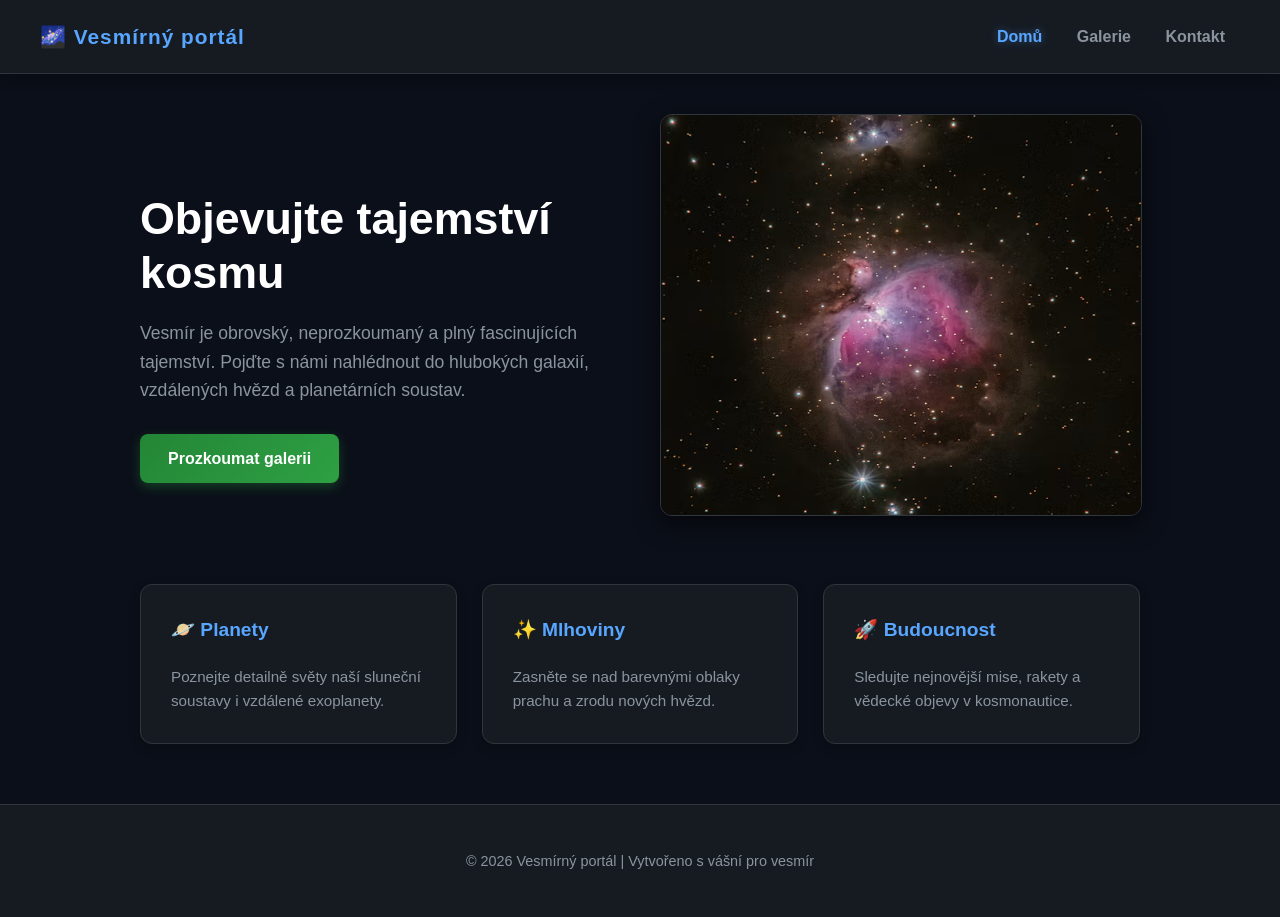
<file: index.html>
<!DOCTYPE html>
<html lang="cs">
<head>
    <meta charset="UTF-8">
    <meta name="viewport" content="width=device-width, initial-scale=1.0">
    <title>Vesmírný portál - Domů</title>
    <link rel="stylesheet" href="style.css">
</head>
<body>
    <header>
        <div class="logo">🌌 Vesmírný portál</div>
        <nav>
            <a href="index.html" class="active">Domů</a>
            <a href="galerie.html">Galerie</a>
            <a href="kontakt.html">Kontakt</a>
        </nav>
    </header>

    <main class="home-main">
        <!-- Hero sekce (Hlavní úvod) -->
        <section class="hero">
            <div class="hero-content">
                <h2>Objevujte tajemství kosmu</h2>
                <p>Vesmír je obrovský, neprozkoumaný a plný fascinujících tajemství. Pojďte s námi nahlédnout do hlubokých galaxií, vzdálených hvězd a planetárních soustav.</p>
                <a href="galerie.html" class="btn-primary">Prozkoumat galerii</a>
            </div>
            <div class="hero-image">
                <img src="vesmir-uvod.jpg" alt="Pohled na hluboký vesmír a galaxii" class="main-img">
            </div>
        </section>

        <!-- Sekce s informačními kartami -->
        <section class="features">
            <div class="feature-card">
                <h3>🪐 Planety</h3>
                <p>Poznejte detailně světy naší sluneční soustavy i vzdálené exoplanety.</p>
            </div>
            <div class="feature-card">
                <h3>✨ Mlhoviny</h3>
                <p>Zasněte se nad barevnými oblaky prachu a zrodu nových hvězd.</p>
            </div>
            <div class="feature-card">
                <h3>🚀 Budoucnost</h3>
                <p>Sledujte nejnovější mise, rakety a vědecké objevy v kosmonautice.</p>
            </div>
        </section>
    </main>

    <footer>
        <p>&copy; 2026 Vesmírný portál | Vytvořeno s vášní pro vesmír</p>
    </footer>
</body>
</html>
</file>
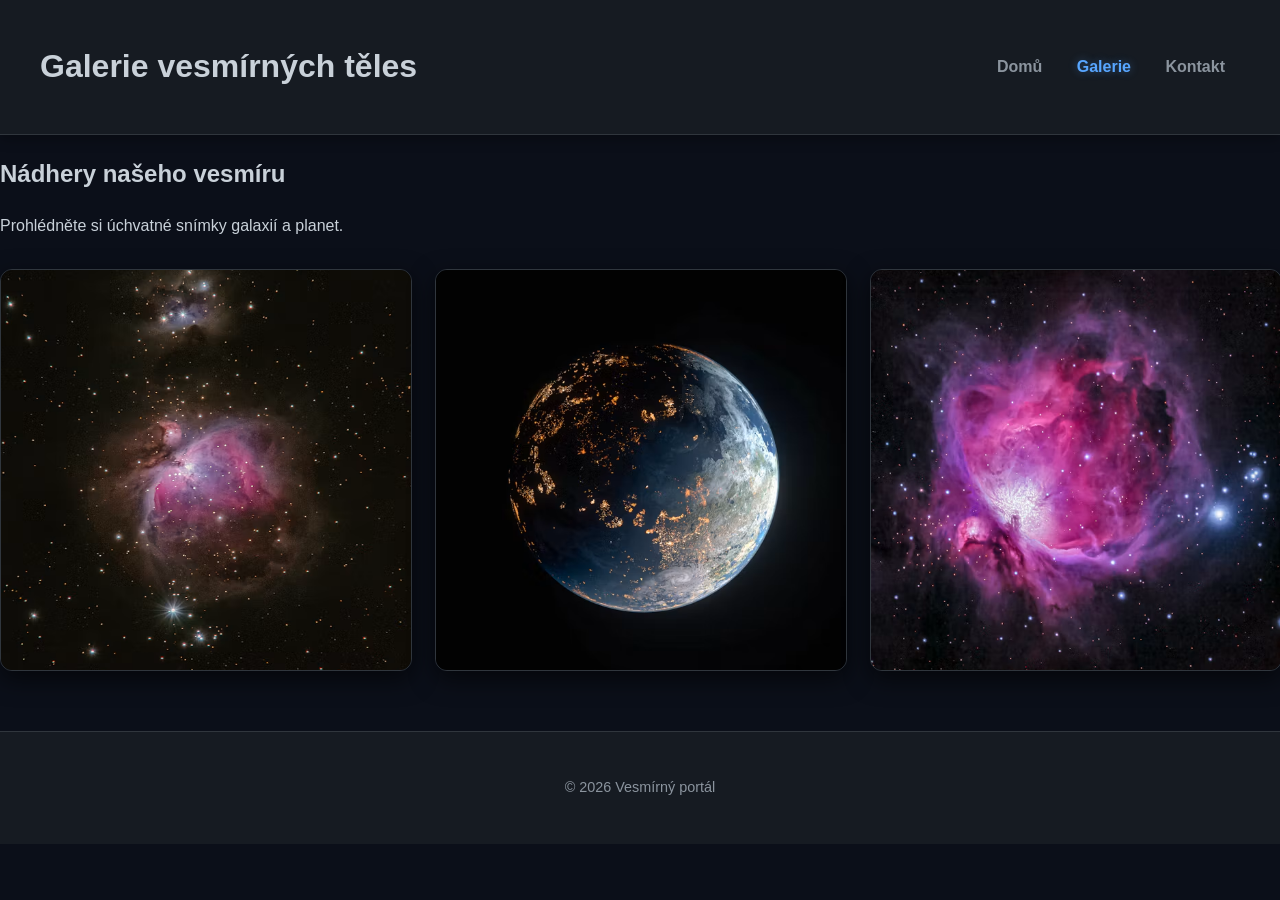
<file: galerie.html>
<!DOCTYPE html>
<html lang="cs">
<head>
    <meta charset="UTF-8">
    <meta name="viewport" content="width=device-width, initial-scale=1.0">
    <title>Vesmírný portál - Galerie</title>
    <link rel="stylesheet" href="style.css">
</head>
<body>
    <header>
        <h1>Galerie vesmírných těles</h1>
        <nav>
            <a href="index.html">Domů</a>
            <a href="galerie.html" class="active">Galerie</a>
            <a href="kontakt.html">Kontakt</a>
        </nav>
    </header>

    <main>
        <h2>Nádhery našeho vesmíru</h2>
        <p>Prohlédněte si úchvatné snímky galaxií a planet.</p>
        
        <div class="gallery-grid">
            <!-- Zde jsou nyní správně připojené obrázky, které se ti zobrazí -->
            <img src="vesmir-uvod.jpg" alt="Pohled do hlubokého vesmíru" class="galerie-img">
            <img src="planeta.jpg" alt="Detail planety" class="galerie-img">
            <img src="nebula.jpg" alt="Barevná vesmírná mlhovina" class="galerie-img">
        </div>
    </main>

    <footer>
        <p>&copy; 2026 Vesmírný portál</p>
    </footer>
</body>
</html>
</file>
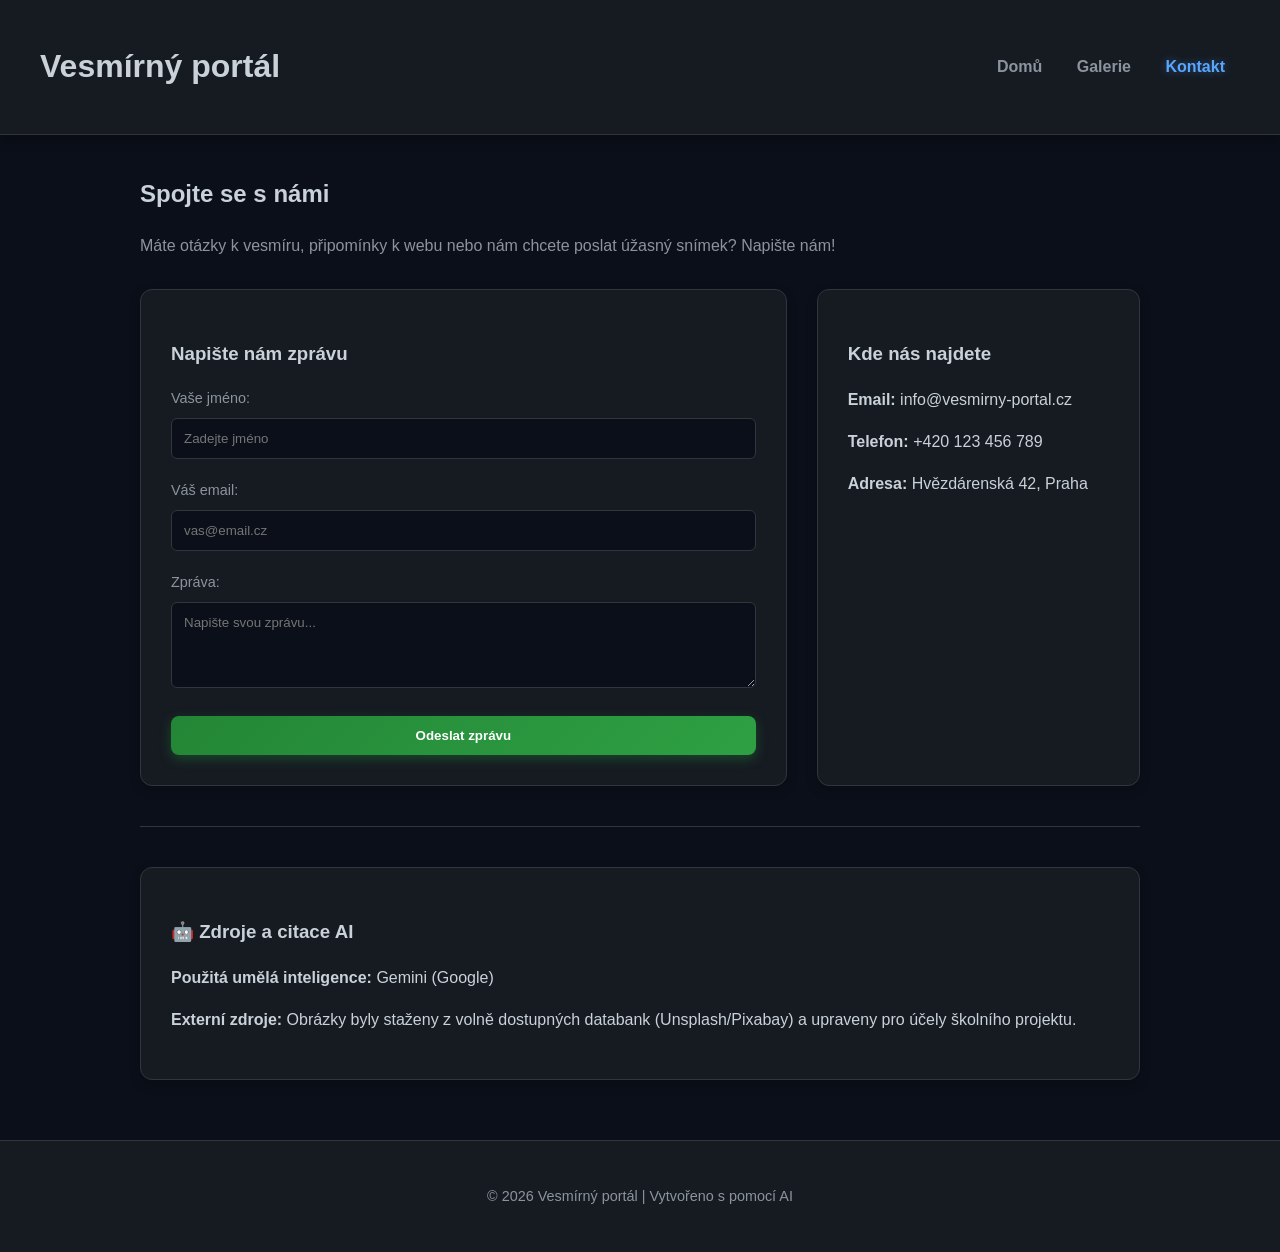
<file: kontakt.html>
<!DOCTYPE html>
<html lang="cs">
<head>
    <meta charset="UTF-8">
    <meta name="viewport" content="width=device-width, initial-scale=1.0">
    <title>Vesmírný portál - Kontakt a Zdroje</title>
    <link rel="stylesheet" href="style.css">
</head>
<body>
    <header>
        <h1>Vesmírný portál</h1>
        <nav>
            <a href="index.html">Domů</a>
            <a href="galerie.html">Galerie</a>
            <a href="kontakt.html" class="active">Kontakt</a>
        </nav>
    </header>

    <main class="contact-main">
        <h2>Spojte se s námi</h2>
        <p class="subtitle">Máte otázky k vesmíru, připomínky k webu nebo nám chcete poslat úžasný snímek? Napište nám!</p>

        <div class="contact-grid">
            <!-- Formulář -->
            <section class="contact-form-box">
                <h3>Napište nám zprávu</h3>
                <form>
                    <div class="form-group">
                        <label for="jmeno">Vaše jméno:</label>
                        <input type="text" id="jmeno" name="jmeno" placeholder="Zadejte jméno" required>
                    </div>
                    <div class="form-group">
                        <label for="email">Váš email:</label>
                        <input type="email" id="email" name="email" placeholder="vas@email.cz" required>
                    </div>
                    <div class="form-group">
                        <label for="zprava">Zpráva:</label>
                        <textarea id="zprava" name="zprava" rows="4" placeholder="Napište svou zprávu..." required></textarea>
                    </div>
                    <button type="submit" class="btn-submit">Odeslat zprávu</button>
                </form>
            </section>

            <!-- Kontaktní údaje -->
            <section class="contact-info-box">
                <h3>Kde nás najdete</h3>
                <p><strong>Email:</strong> info@vesmirny-portal.cz</p>
                <p><strong>Telefon:</strong> +420 123 456 789</p>
                <p><strong>Adresa:</strong> Hvězdárenská 42, Praha</p>
            </section>
        </div>

        <hr class="section-divider">

        <!-- Povinná sekce: Zdroje a citace AI -->
        <section class="ai-citation-box">
            <h3>🤖 Zdroje a citace AI</h3>
            <p><strong>Použitá umělá inteligence:</strong> Gemini (Google)</p>
            <p><strong>Externí zdroje:</strong> Obrázky byly staženy z volně dostupných databank (Unsplash/Pixabay) a upraveny pro účely školního projektu.</p>
        </section>
    </main>

    <footer>
        <p>&copy; 2026 Vesmírný portál | Vytvořeno s pomocí AI</p>
    </footer>
</body>
</html>
</file>
<file: style.css>
/* --- ZÁKLADNÍ NASTAVENÍ A BARVY --- */
body {
    background-color: #0b0f19;
    color: #c9d1d9;
    font-family: 'Segoe UI', Tahoma, Geneva, Verdana, sans-serif;
    margin: 0;
    padding: 0;
    line-height: 1.6;
}

/* --- HLAVIČKA A NAVIGACE --- */
header {
    background-color: #161b22;
    padding: 20px 40px;
    display: flex;
    justify-content: space-between;
    align-items: center;
    border-bottom: 1px solid #30363d;
    box-shadow: 0 4px 12px rgba(0, 0, 0, 0.3);
    position: sticky;
    top: 0;
    z-index: 1000;
}

.logo {
    font-size: 1.3em;
    font-weight: bold;
    color: #58a6ff;
    letter-spacing: 1px;
}

nav a {
    color: #8b949e;
    text-decoration: none;
    margin: 0 15px;
    font-weight: 600;
    transition: color 0.2s ease;
}

nav a:hover, nav a.active {
    color: #58a6ff;
    text-shadow: 0 0 8px rgba(88, 166, 255, 0.4);
}

/* --- HLAVNÍ OBSAH A HERO SEKCE --- */
.home-main, .contact-main {
    max-width: 1000px;
    margin: 40px auto;
    padding: 0 20px;
}

.hero {
    display: grid;
    grid-template-columns: 1fr 1fr;
    gap: 40px;
    align-items: center;
    text-align: left;
    margin-bottom: 60px;
}

.hero-content h2 {
    font-size: 2.8em;
    margin-bottom: 20px;
    color: #ffffff;
    line-height: 1.2;
}

.hero-content p {
    color: #8b949e;
    font-size: 1.1em;
    margin-bottom: 30px;
}

/* Stylování obrázků s jemným leskem a zaoblením */
.main-img, .galerie-img {
    width: 100%;
    max-height: 400px;
    object-fit: cover;
    border-radius: 12px;
    box-shadow: 0 8px 24px rgba(0, 0, 0, 0.6);
    border: 1px solid #30363d;
    transition: transform 0.3s ease;
}

.galerie-img:hover {
    transform: scale(1.02);
}

/* --- TLAČÍTKA --- */
.btn-primary, .btn-submit {
    display: inline-block;
    background: linear-gradient(135deg, #238636, #2ea043);
    color: white;
    padding: 12px 28px;
    border-radius: 8px;
    text-decoration: none;
    font-weight: bold;
    border: none;
    cursor: pointer;
    box-shadow: 0 4px 12px rgba(35, 134, 54, 0.4);
    transition: all 0.2s ease;
}

.btn-primary:hover, .btn-submit:hover {
    background: linear-gradient(135deg, #2ea043, #3fb950);
    box-shadow: 0 6px 16px rgba(46, 160, 67, 0.6);
    transform: translateY(-2px);
}

.btn-submit {
    width: 100%;
}

/* --- KARTY (FEATURES) --- */
.features {
    display: grid;
    grid-template-columns: repeat(3, 1fr);
    gap: 25px;
    text-align: left;
}

.feature-card {
    background-color: #161b22;
    padding: 30px;
    border-radius: 12px;
    border: 1px solid #30363d;
    box-shadow: 0 4px 12px rgba(0, 0, 0, 0.2);
    transition: transform 0.2s ease, border-color 0.2s ease;
}

.feature-card:hover {
    transform: translateY(-5px);
    border-color: #58a6ff;
}

.feature-card h3 {
    color: #58a6ff;
    margin-top: 0;
    font-size: 1.2em;
}

.feature-card p {
    color: #8b949e;
    font-size: 0.95em;
    margin-bottom: 0;
}

/* --- GALERIE MŘÍŽKA --- */
.gallery-grid {
    display: grid;
    grid-template-columns: repeat(auto-fit, minmax(280px, 1fr));
    gap: 25px;
    margin-top: 30px;
}

/* --- KONTAKTNÍ STRÁNKA A FORMULÁŘ --- */
.subtitle {
    color: #8b949e;
    margin-bottom: 30px;
}

.contact-grid {
    display: grid;
    grid-template-columns: 2fr 1fr;
    gap: 30px;
    text-align: left;
}

.contact-form-box, .contact-info-box, .ai-citation-box {
    background-color: #161b22;
    padding: 30px;
    border-radius: 12px;
    border: 1px solid #30363d;
    box-shadow: 0 4px 12px rgba(0, 0, 0, 0.2);
}

.form-group {
    margin-bottom: 20px;
}

.form-group label {
    display: block;
    margin-bottom: 8px;
    font-size: 0.9em;
    color: #8b949e;
}

.form-group input, .form-group textarea {
    width: 100%;
    padding: 12px;
    background-color: #0b0f19;
    border: 1px solid #30363d;
    border-radius: 6px;
    color: #ffffff;
    box-sizing: border-box;
    font-family: inherit;
    transition: border-color 0.2s;
}

.form-group input:focus, .form-group textarea:focus {
    outline: none;
    border-color: #58a6ff;
}

.section-divider {
    border: 0;
    border-top: 1px solid #30363d;
    margin: 40px 0;
}

.ai-citation-box {
    text-align: left;
}

.ai-citation-box ul {
    padding-left: 20px;
    color: #c9d1d9;
}

.ai-citation-box li {
    margin-bottom: 8px;
}

/* --- PATIČKA --- */
footer {
    text-align: center;
    padding: 30px;
    background-color: #161b22;
    margin-top: 60px;
    font-size: 0.9em;
    color: #8b949e;
    border-top: 1px solid #30363d;
}

/* --- RESPONZIVITA PRO MOBILY --- */
@media (max-width: 768px) {
    .hero {
        grid-template-columns: 1fr;
        text-align: center;
    }
    .features, .contact-grid {
        grid-template-columns: 1fr;
    }
    header {
        flex-direction: column;
        gap: 15px;
        padding: 15px;
    }
    .hero-content h2 {
        font-size: 2.2em;
    }
}
</file>
